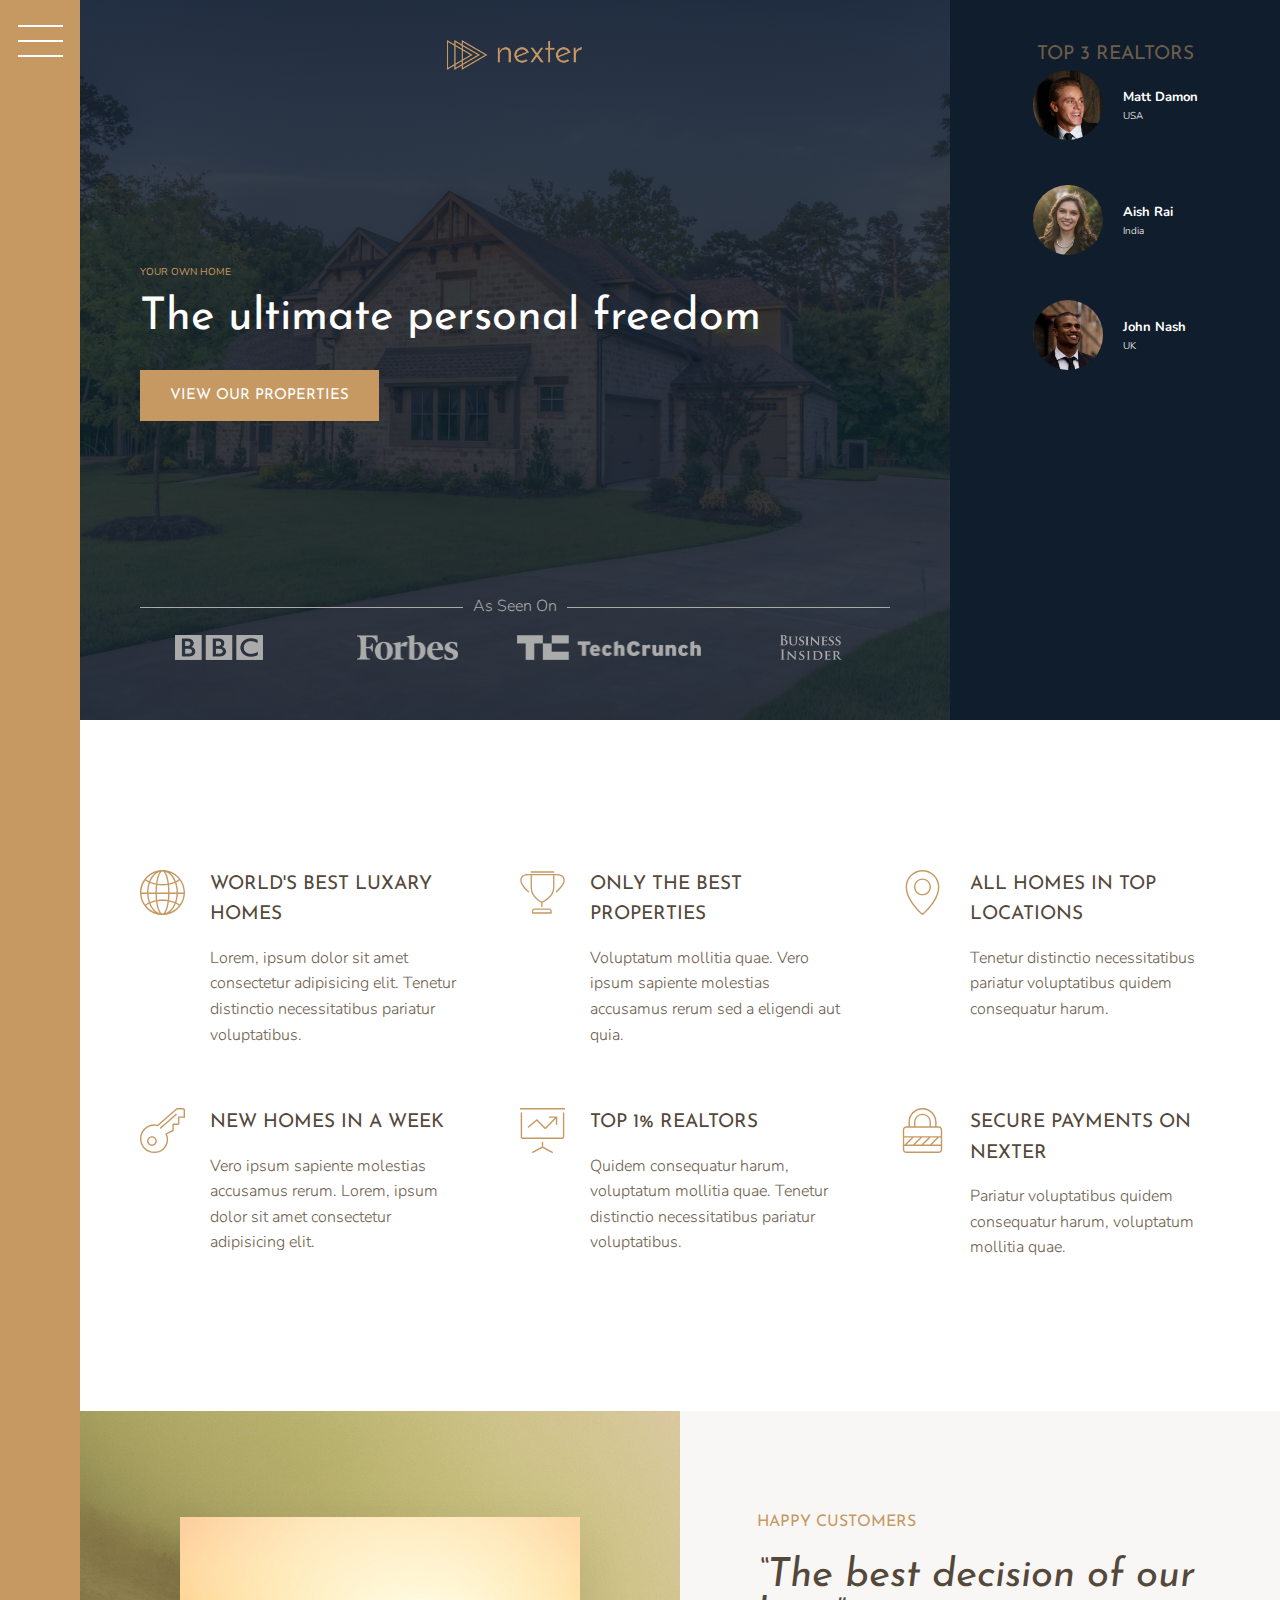
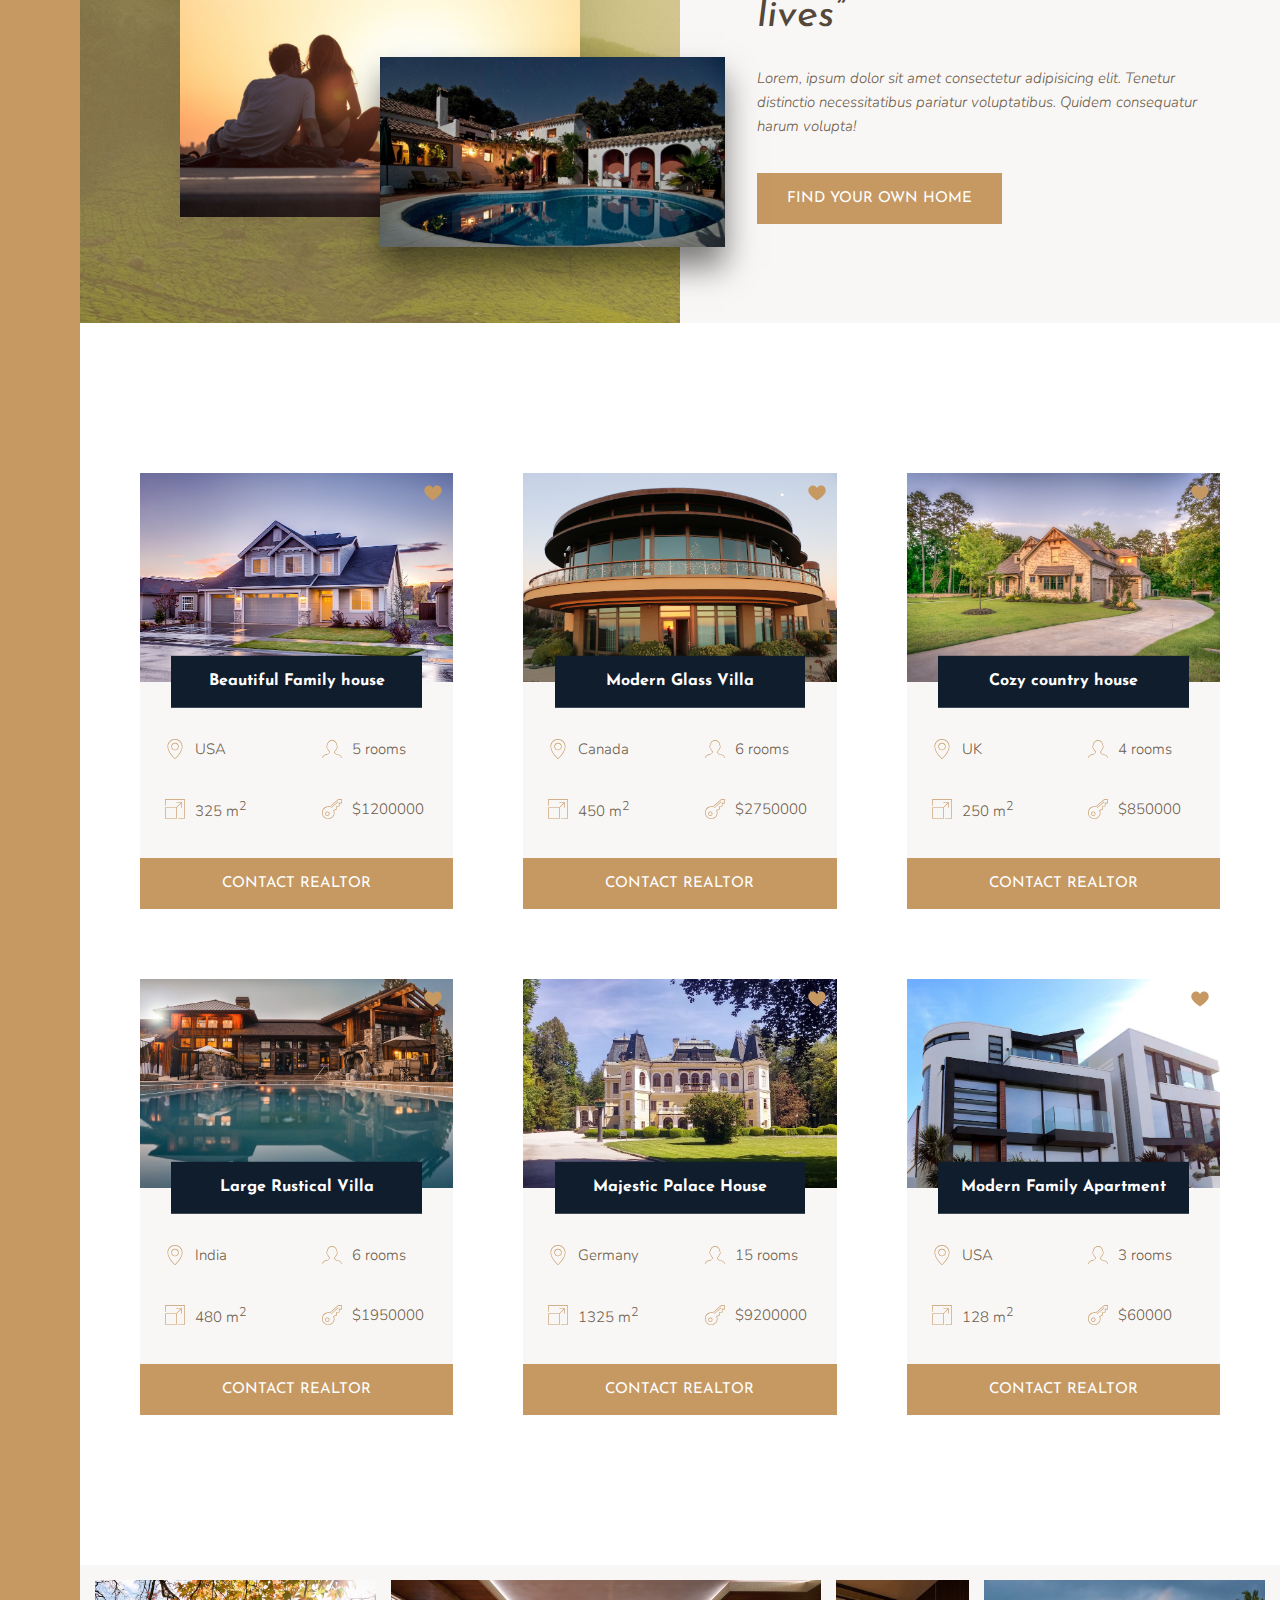
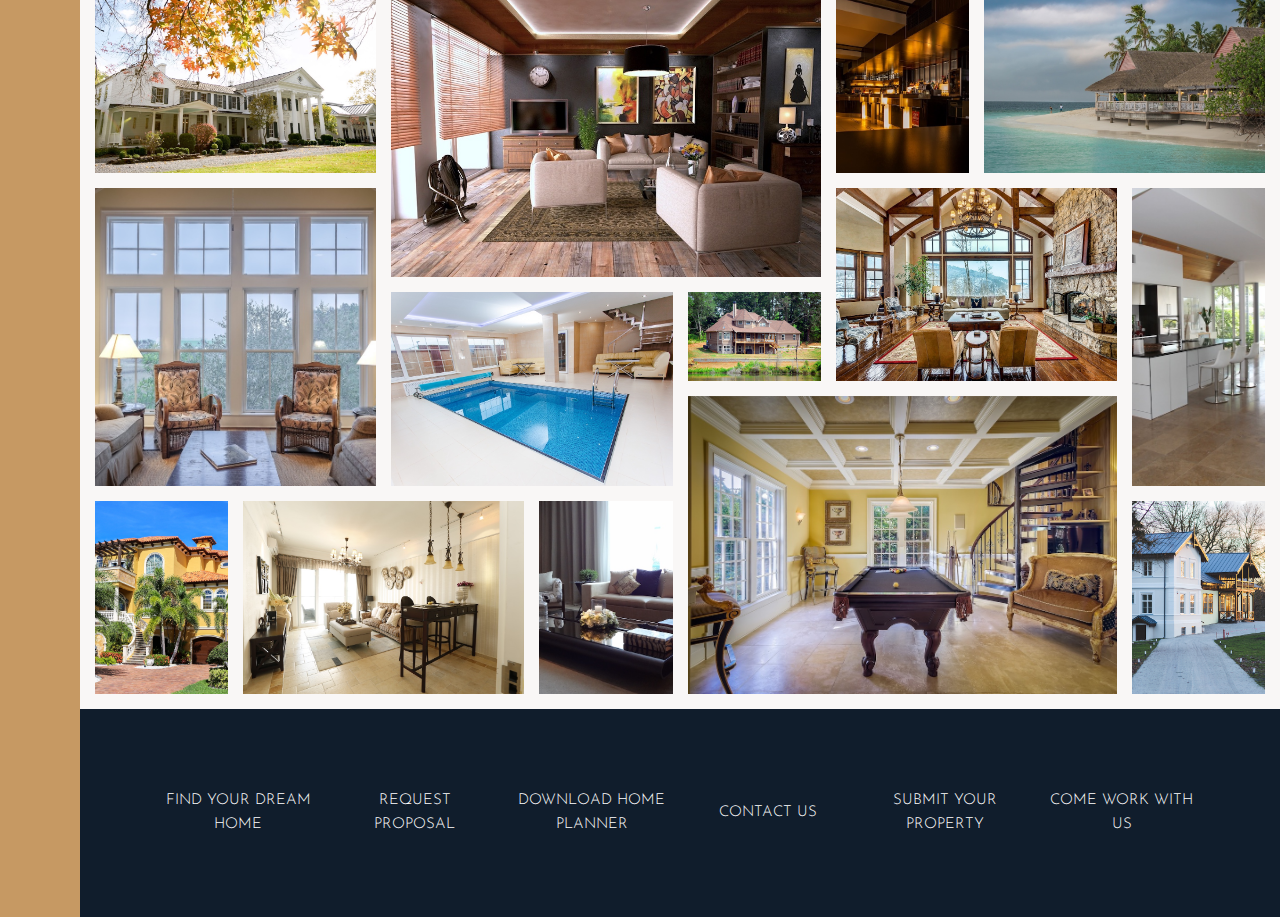
<file: Nexter/index.html>
<!DOCTYPE html>
<html lang="en">
	<head>
		<meta charset="UTF-8" />
		<meta name="viewport" content="width=device-width, initial-scale=1.0" />
		<meta http-equiv="X-UA-Compatible" content="ie=edge" />

		<link href="https://fonts.googleapis.com/css?family=Josefin+Sans:300,400,400i|Nunito:300,300i" rel="stylesheet" />
		<link rel="stylesheet" href="css/main.css" />
		<link rel="shortcut icon" type="image/png" href="img/favicon.png" />

		<title>nexter &mdash; your home, your freedom</title>
	</head>

	<body class="container">
		<div class="sidebar">
			<button class="btn-nav"></button>
		</div>
		<header class="header">
			<img src="img/logo.png" alt="Nexter logo" class="header__logo" />
			<span class="header__intro">Your own home</span>
			<h1 class="heading-1">The ultimate personal freedom</h1>
			<button class="btn header__btn">View our properties</button>
			<div class="header__seen-on-text">As seen on</div>
			<div class="header__seen-on__logos">
				<img src="img/logo-bbc.png" alt="BBC Logo" />
				<img src="img/logo-forbes.png" alt="Forbes Logo" />
				<img src="img/logo-techcrunch.png" alt="Tech-crunch Logo" />
				<img src="img/logo-bi.png" alt="BI Logo" />
			</div>
		</header>
		<div class="realtors">
			<h2 class="heading-2">Top 3 Realtors</h2>
			<div class="realtors__list">
				<img src="img/realtor-1.jpeg" alt="Realtor 1" class="realtors__img" />
				<div class="realtors__details">
					<span class="realtors__name">Matt Damon</span><span class="realtors__area">USA</span>
				</div>
				<img src="img/realtor-2.jpeg" alt="Realtor 2" class="realtors__img" />
				<div class="realtors__details">
					<span class="realtors__name">Aish Rai</span><span class="realtors__area">India</span>
				</div>
				<img src="img/realtor-3.jpeg" alt="Realtor 3" class="realtors__img" />
				<div class="realtors__details">
					<span class="realtors__name">John Nash</span><span class="realtors__area">UK</span>
				</div>
			</div>
		</div>
		<section class="features">
			<div class="feature">
				<svg class="feature__icon">
					<use xlink:href="img/sprite.svg#icon-global"></use>
				</svg>
				<h2 class="heading-2 heading-2--dark">World's best luxary homes</h2>
				<p class="feature__text">
					Lorem, ipsum dolor sit amet consectetur adipisicing elit. Tenetur distinctio necessitatibus pariatur
					voluptatibus.
				</p>
			</div>
			<div class="feature">
				<svg class="feature__icon">
					<use xlink:href="img/sprite.svg#icon-trophy"></use>
				</svg>
				<h2 class="heading-2 heading-2--dark">Only the best properties</h2>
				<p class="feature__text">
					Voluptatum mollitia quae. Vero ipsum sapiente molestias accusamus rerum sed a eligendi aut quia.
				</p>
			</div>
			<div class="feature">
				<svg class="feature__icon">
					<use xlink:href="img/sprite.svg#icon-map-pin"></use>
				</svg>
				<h2 class="heading-2 heading-2--dark">All homes in top locations</h2>
				<p class="feature__text">Tenetur distinctio necessitatibus pariatur voluptatibus quidem consequatur harum.</p>
			</div>
			<div class="feature">
				<svg class="feature__icon">
					<use xlink:href="img/sprite.svg#icon-key"></use>
				</svg>
				<h2 class="heading-2 heading-2--dark">New homes in a week</h2>
				<p class="feature__text">
					Vero ipsum sapiente molestias accusamus rerum. Lorem, ipsum dolor sit amet consectetur adipisicing elit.
				</p>
			</div>
			<div class="feature">
				<svg class="feature__icon">
					<use xlink:href="img/sprite.svg#icon-presentation"></use>
				</svg>
				<h2 class="heading-2 heading-2--dark">Top 1% realtors</h2>
				<p class="feature__text">
					Quidem consequatur harum, voluptatum mollitia quae. Tenetur distinctio necessitatibus pariatur voluptatibus.
				</p>
			</div>
			<div class="feature">
				<svg class="feature__icon">
					<use xlink:href="img/sprite.svg#icon-lock"></use>
				</svg>
				<h2 class="heading-2 heading-2--dark">Secure payments on Nexter</h2>
				<p class="feature__text">Pariatur voluptatibus quidem consequatur harum, voluptatum mollitia quae.</p>
			</div>
		</section>
		<div class="story__pictures">
			<img src="./img/story-1.jpeg" alt="Couple with new home" class="story__img-1" />
			<img src="./img/story-2.jpeg" alt="New home" class="story__img-2" />
		</div>
		<div class="story__content">
			<span class="story__heading mb-sm">Happy customers</span>
			<h3 class="heading-3 heading-3--dark mb-md">&ldquo;The best decision of our lives&rdquo;</h3>
			<p class="story__text">
				Lorem, ipsum dolor sit amet consectetur adipisicing elit. Tenetur distinctio necessitatibus pariatur
				voluptatibus. Quidem consequatur harum volupta!
			</p>
			<button class="btn">Find your own home</button>
		</div>
		<section class="homes">
			<div class="home">
				<img src="./img/house-1.jpeg" alt="house-1" class="home__img" />
				<svg class="home__like">
					<use xlink:href="img/sprite.svg#icon-heart-full"></use>
				</svg>
				<h5 class="home__title">Beautiful Family house</h5>
				<div class="home__location">
					<svg>
						<use xlink:href="img/sprite.svg#icon-map-pin"></use>
					</svg>
					<p>USA</p>
				</div>
				<div class="home__rooms">
					<svg>
						<use xlink:href="img/sprite.svg#icon-profile-male"></use>
					</svg>
					<p>5 rooms</p>
				</div>
				<div class="home__area">
					<svg>
						<use xlink:href="img/sprite.svg#icon-expand"></use>
					</svg>
					<p>325 m<sup>2</sup></p>
				</div>
				<div class="home__price">
					<svg>
						<use xlink:href="img/sprite.svg#icon-key"></use>
					</svg>
					<p>$1200000</p>
				</div>
				<button class="btn home__btn">contact realtor</button>
			</div>
			<div class="home">
				<img src="./img/house-2.jpeg" alt="house-1" class="home__img" />
				<svg class="home__like">
					<use xlink:href="img/sprite.svg#icon-heart-full"></use>
				</svg>
				<h5 class="home__title">Modern Glass Villa</h5>
				<div class="home__location">
					<svg>
						<use xlink:href="img/sprite.svg#icon-map-pin"></use>
					</svg>
					<p>Canada</p>
				</div>
				<div class="home__rooms">
					<svg>
						<use xlink:href="img/sprite.svg#icon-profile-male"></use>
					</svg>
					<p>6 rooms</p>
				</div>
				<div class="home__area">
					<svg>
						<use xlink:href="img/sprite.svg#icon-expand"></use>
					</svg>
					<p>450 m<sup>2</sup></p>
				</div>
				<div class="home__price">
					<svg>
						<use xlink:href="img/sprite.svg#icon-key"></use>
					</svg>
					<p>$2750000</p>
				</div>
				<button class="btn home__btn">contact realtor</button>
			</div>
			<div class="home">
				<img src="./img/house-3.jpeg" alt="house-1" class="home__img" />
				<svg class="home__like">
					<use xlink:href="img/sprite.svg#icon-heart-full"></use>
				</svg>
				<h5 class="home__title">Cozy country house</h5>
				<div class="home__location">
					<svg>
						<use xlink:href="img/sprite.svg#icon-map-pin"></use>
					</svg>
					<p>UK</p>
				</div>
				<div class="home__rooms">
					<svg>
						<use xlink:href="img/sprite.svg#icon-profile-male"></use>
					</svg>
					<p>4 rooms</p>
				</div>
				<div class="home__area">
					<svg>
						<use xlink:href="img/sprite.svg#icon-expand"></use>
					</svg>
					<p>250 m<sup>2</sup></p>
				</div>
				<div class="home__price">
					<svg>
						<use xlink:href="img/sprite.svg#icon-key"></use>
					</svg>
					<p>$850000</p>
				</div>
				<button class="btn home__btn">contact realtor</button>
			</div>
			<div class="home">
				<img src="./img/house-4.jpeg" alt="house-1" class="home__img" />
				<svg class="home__like">
					<use xlink:href="img/sprite.svg#icon-heart-full"></use>
				</svg>
				<h5 class="home__title">Large Rustical Villa</h5>
				<div class="home__location">
					<svg>
						<use xlink:href="img/sprite.svg#icon-map-pin"></use>
					</svg>
					<p>India</p>
				</div>
				<div class="home__rooms">
					<svg>
						<use xlink:href="img/sprite.svg#icon-profile-male"></use>
					</svg>
					<p>6 rooms</p>
				</div>
				<div class="home__area">
					<svg>
						<use xlink:href="img/sprite.svg#icon-expand"></use>
					</svg>
					<p>480 m<sup>2</sup></p>
				</div>
				<div class="home__price">
					<svg>
						<use xlink:href="img/sprite.svg#icon-key"></use>
					</svg>
					<p>$1950000</p>
				</div>
				<button class="btn home__btn">contact realtor</button>
			</div>
			<div class="home">
				<img src="./img/house-5.jpeg" alt="house-1" class="home__img" />
				<svg class="home__like">
					<use xlink:href="img/sprite.svg#icon-heart-full"></use>
				</svg>
				<h5 class="home__title">Majestic Palace House</h5>
				<div class="home__location">
					<svg>
						<use xlink:href="img/sprite.svg#icon-map-pin"></use>
					</svg>
					<p>Germany</p>
				</div>
				<div class="home__rooms">
					<svg>
						<use xlink:href="img/sprite.svg#icon-profile-male"></use>
					</svg>
					<p>15 rooms</p>
				</div>
				<div class="home__area">
					<svg>
						<use xlink:href="img/sprite.svg#icon-expand"></use>
					</svg>
					<p>1325 m<sup>2</sup></p>
				</div>
				<div class="home__price">
					<svg>
						<use xlink:href="img/sprite.svg#icon-key"></use>
					</svg>
					<p>$9200000</p>
				</div>
				<button class="btn home__btn">contact realtor</button>
			</div>
			<div class="home">
				<img src="./img/house-6.jpeg" alt="house-1" class="home__img" />
				<svg class="home__like">
					<use xlink:href="img/sprite.svg#icon-heart-full"></use>
				</svg>
				<h5 class="home__title">Modern Family Apartment</h5>
				<div class="home__location">
					<svg>
						<use xlink:href="img/sprite.svg#icon-map-pin"></use>
					</svg>
					<p>USA</p>
				</div>
				<div class="home__rooms">
					<svg>
						<use xlink:href="img/sprite.svg#icon-profile-male"></use>
					</svg>
					<p>3 rooms</p>
				</div>
				<div class="home__area">
					<svg>
						<use xlink:href="img/sprite.svg#icon-expand"></use>
					</svg>
					<p>128 m<sup>2</sup></p>
				</div>
				<div class="home__price">
					<svg>
						<use xlink:href="img/sprite.svg#icon-key"></use>
					</svg>
					<p>$60000</p>
				</div>
				<button class="btn home__btn">contact realtor</button>
			</div>
		</section>
		<section class="gallery">
			<figure class="gallery__item gallery__item-1">
				<img src="img/gal-1.jpeg" alt="gallery image 1" class="gallery__img" />
			</figure>
			<figure class="gallery__item gallery__item-2">
				<img src="img/gal-2.jpeg" alt="gallery image 2" class="gallery__img" />
			</figure>
			<figure class="gallery__item gallery__item-3">
				<img src="img/gal-3.jpeg" alt="gallery image 3" class="gallery__img" />
			</figure>
			<figure class="gallery__item gallery__item-4">
				<img src="img/gal-4.jpeg" alt="gallery image 4" class="gallery__img" />
			</figure>
			<figure class="gallery__item gallery__item-5">
				<img src="img/gal-5.jpeg" alt="gallery image 5" class="gallery__img" />
			</figure>
			<figure class="gallery__item gallery__item-6">
				<img src="img/gal-6.jpeg" alt="gallery image 6" class="gallery__img" />
			</figure>
			<figure class="gallery__item gallery__item-7">
				<img src="img/gal-7.jpeg" alt="gallery image 7" class="gallery__img" />
			</figure>
			<figure class="gallery__item gallery__item-8">
				<img src="img/gal-8.jpeg" alt="gallery image 8" class="gallery__img" />
			</figure>
			<figure class="gallery__item gallery__item-9">
				<img src="img/gal-9.jpeg" alt="gallery image 9" class="gallery__img" />
			</figure>
			<figure class="gallery__item gallery__item-10">
				<img src="img/gal-10.jpeg" alt="gallery image 10" class="gallery__img" />
			</figure>
			<figure class="gallery__item gallery__item-11">
				<img src="img/gal-11.jpeg" alt="gallery image 11" class="gallery__img" />
			</figure>
			<figure class="gallery__item gallery__item-12">
				<img src="img/gal-12.jpeg" alt="gallery image 12" class="gallery__img" />
			</figure>
			<figure class="gallery__item gallery__item-13">
				<img src="img/gal-13.jpeg" alt="gallery image 13" class="gallery__img" />
			</figure>
			<figure class="gallery__item gallery__item-14">
				<img src="img/gal-14.jpeg" alt="gallery image 14" class="gallery__img" />
			</figure>
		</section>
		<footer class="footer">
			<ul class="nav">
				<li class="nav__item"><a href="#" class="nav__link">Find your dream home</a></li>
				<li class="nav__item"><a href="#" class="nav__link">Request proposal</a></li>
				<li class="nav__item"><a href="#" class="nav__link">Download home planner</a></li>
				<li class="nav__item"><a href="#" class="nav__link">Contact Us</a></li>
				<li class="nav__item"><a href="#" class="nav__link">Submit Your property</a></li>
				<li class="nav__item"><a href="#" class="nav__link">Come work with us</a></li>
			</ul>
		</footer>
	</body>
</html>
</file>
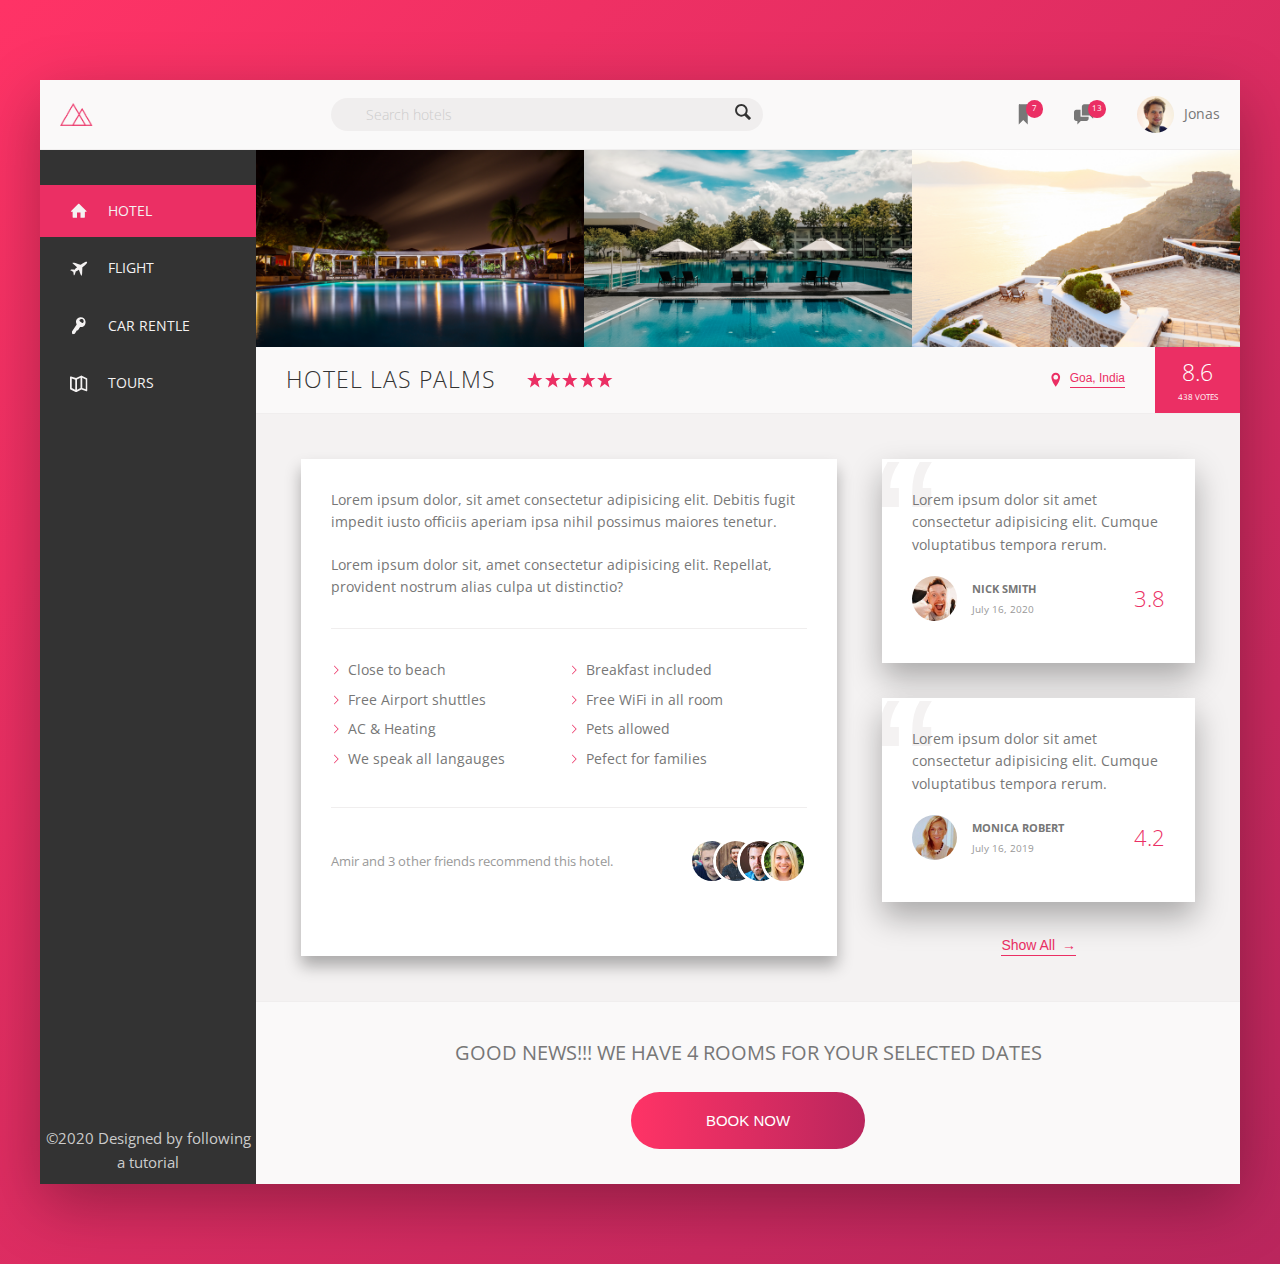
<file: Trillo/index.html>
<!DOCTYPE html>
<html lang="en">

<head>
    <meta charset="UTF-8">
    <meta name="viewport" content="width=device-width, initial-scale=1.0">

    <link href="https://fonts.googleapis.com/css?family=Open+Sans:300,400,600" rel="stylesheet">
    <link rel="stylesheet" href="css/main.css">
    <link rel="shortcut icon" type="image/png" href="img/favicon.png">

    <title>Trillo &mdash; Your all-in-one booking app</title>
</head>

<body>
    <div class="container">
        <header class="header">
            <img src="./img/logo.png" alt="Logo" class="logo">
            <form action="#" class="search">
                <input type="text" class="search__input" placeholder="Search hotels" />
                <button class="search__btn">
                    <svg class="search__icon">
                        <use xlink:href="./img/sprite.svg#icon-magnifying-glass"></use>
                    </svg>
                </button>
            </form>
            <nav class="user-nav">
                <div class="user-nav__icon-box">
                    <svg class="user-nav__icon">
                        <use xlink:href="img/sprite.svg#icon-bookmark"></use>
                    </svg>
                    <span class="user-nav__notification">7</span>
                </div>
                <div class="user-nav__icon-box">
                    <svg class="user-nav__icon">
                        <use xlink:href="img/sprite.svg#icon-chat"></use>
                    </svg>
                    <span class="user-nav__notification">13</span>
                </div>
                <div class="user-nav__user">
                    <img src="./img/user.jpg" alt="User" class="user-nav__photo" />
                    <span class="user-nav__username">Jonas</span>
                </div>
            </nav>
        </header>
        <div class="content">
            <nav class="sidebar">
                <ul class="side-nav">
                    <li class="side-nav__item side-nav__item--active">
                        <a href="#" class="side-nav__link">
                            <svg class="side-nav__icon">
                                <use xlink:href="./img/sprite.svg#icon-home"></use>
                            </svg>
                            <span>Hotel</span>
                        </a>
                    </li>
                    <li class="side-nav__item">
                        <a href="#" class="side-nav__link">
                            <svg class="side-nav__icon">
                                <use xlink:href="./img/sprite.svg#icon-aircraft"></use>
                            </svg>
                            <span>Flight</span>
                        </a>
                    </li>
                    <li class="side-nav__item">
                        <a href="#" class="side-nav__link">
                            <svg class="side-nav__icon">
                                <use xlink:href="./img/sprite.svg#icon-key"></use>
                            </svg>
                            <span>Car Rentle</span>
                        </a>
                    </li>
                    <li class="side-nav__item">
                        <a href="#" class="side-nav__link">
                            <svg class="side-nav__icon">
                                <use xlink:href="./img/sprite.svg#icon-map"></use>
                            </svg>
                            <span>Tours</span>
                        </a>
                    </li>
                </ul>
                <p class="legal">
                    &copy;2020 Designed by following a tutorial
                </p>
            </nav>
            <main class="hotel-view">
                <div class="gallery">
                    <figure class="gallery__item">
                        <img src="./img/hotel-1.jpg" alt="Hotel 1" class="gallery__photo">
                    </figure>
                    <figure class="gallery__item">
                        <img src="./img/hotel-2.jpg" alt="Hotel 2" class="gallery__photo">
                    </figure>
                    <figure class="gallery__item">
                        <img src="./img/hotel-3.jpg" alt="Hotel 3" class="gallery__photo">
                    </figure>
                </div>
                <div class="overview">
                    <div class="overview__title">Hotel Las palms</div>
                    <div class="overview__stars">
                        <svg class="overview__icon-star">
                            <use xlink:href="./img/sprite.svg#icon-star"></use>
                        </svg>
                        <svg class="overview__icon-star">
                            <use xlink:href="./img/sprite.svg#icon-star"></use>
                        </svg>
                        <svg class="overview__icon-star">
                            <use xlink:href="./img/sprite.svg#icon-star"></use>
                        </svg>
                        <svg class="overview__icon-star">
                            <use xlink:href="./img/sprite.svg#icon-star"></use>
                        </svg>
                        <svg class="overview__icon-star">
                            <use xlink:href="./img/sprite.svg#icon-star"></use>
                        </svg>
                    </div>
                    <div class="overview__location">
                        <svg class="overview__icon-location">
                            <use xlink:href="./img/sprite.svg#icon-location-pin"></use>
                        </svg>
                        <button class="btn-inline">Goa, India</button>
                    </div>
                    <div class="overview__rating">
                        <div class="overview__avg-rating">8.6</div>
                        <div class="overview__vote-count">438 Votes</div>
                    </div>
                </div>
                <div class="details">
                    <div class="description">
                        <p class="paragraph">Lorem ipsum dolor, sit amet consectetur adipisicing elit. Debitis fugit
                            impedit iusto officiis aperiam ipsa nihil possimus maiores tenetur.
                        </p>
                        <p class="paragraph">Lorem ipsum dolor sit, amet consectetur adipisicing elit. Repellat,
                            provident nostrum alias culpa ut distinctio?
                        </p>
                        <ul class="list">
                            <li class="list__item">Close to beach</li>
                            <li class="list__item">Breakfast included</li>
                            <li class="list__item">Free Airport shuttles</li>
                            <li class="list__item">Free WiFi in all room</li>
                            <li class="list__item">AC & Heating</li>
                            <li class="list__item">Pets allowed</li>
                            <li class="list__item">We speak all langauges</li>
                            <li class="list__item">Pefect for families</li>
                        </ul>
                        <div class="recommend">
                            <p class="recommend__count">
                                Amir and 3 other friends recommend this hotel.
                            </p>
                            <div class="recommend__friends">
                                <img src="./img/user-3.jpg" alt="User 3" class="recommend__photo">
                                <img src="./img/user-4.jpg" alt="User 4" class="recommend__photo">
                                <img src="./img/user-5.jpg" alt="User 5" class="recommend__photo">
                                <img src="./img/user-6.jpg" alt="User 6" class="recommend__photo">
                            </div>
                        </div>
                    </div>
                    <div class="user-reviews">
                        <figure class="review">
                            <blockquote class="review__text">Lorem ipsum dolor sit amet consectetur adipisicing elit.
                                Cumque voluptatibus tempora rerum.
                            </blockquote>
                            <figcaption class="review__user">
                                <img src="./img/user-1.jpg" alt="User 1" class="review__photo">
                                <div class="review__user-box">
                                    <p class="review__user-name">Nick Smith</p>
                                    <p class="review__user-date">July 16, 2020</p>
                                </div>
                                <div class="review__rating">3.8</div>
                            </figcaption>
                        </figure>

                        <figure class="review">
                            <blockquote class="review__text">Lorem ipsum dolor sit amet consectetur adipisicing elit.
                                Cumque voluptatibus tempora rerum.
                            </blockquote>
                            <figcaption class="review__user">
                                <img src="./img/user-2.jpg" alt="User 2" class="review__photo">
                                <div class="review__user-box">
                                    <p class="review__user-name">Monica Robert</p>
                                    <p class="review__user-date">July 16, 2019</p>
                                </div>
                                <div class="review__rating">4.2</div>
                            </figcaption>
                        </figure>
                        <button class="btn-inline">Show All <span>&rarr;</span></button>
                    </div>
                </div>
                <div class="cta">
                    <h2 class="cta__heading">Good News!!! We have 4 rooms for your selected dates</h2>
                    <button class="btn">
                        <span class="btn__visible">Book Now</span>
                        <span class="btn__invisible">Only 4 rooms left</span>
                    </button>
                </div>
            </main>
        </div>
    </div>
</body>

</html>
</file>
<file: Nexter/css/main.css>
*,
*::after,
*::before {
  margin: 0;
  padding: 0;
  -webkit-box-sizing: inherit;
          box-sizing: inherit;
}

html {
  -webkit-box-sizing: border-box;
          box-sizing: border-box;
  font-size: 62.5%;
}

body {
  font-family: "Nunito", sans-serif;
  color: #6d5d4b;
  font-weight: 300;
  line-height: 1.6;
}

.container {
  display: -ms-grid;
  display: grid;
  -ms-grid-rows: 80vh min-content 40vw (min-content)[3];
      grid-template-rows: 80vh -webkit-min-content 40vw repeat(3, -webkit-min-content);
      grid-template-rows: 80vh min-content 40vw repeat(3, min-content);
  -ms-grid-columns: [sidebar-start] 8rem [sidebar-end full-start] minmax(6rem, 1fr) [center-start] ([col-start] minmax(min-content, 14rem) [col-end])[8] [center-end] minmax(6rem, 1fr) [full-end];
      grid-template-columns: [sidebar-start] 8rem [sidebar-end full-start] minmax(6rem, 1fr) [center-start] repeat(8, [col-start] minmax(-webkit-min-content, 14rem) [col-end]) [center-end] minmax(6rem, 1fr) [full-end];
      grid-template-columns: [sidebar-start] 8rem [sidebar-end full-start] minmax(6rem, 1fr) [center-start] repeat(8, [col-start] minmax(min-content, 14rem) [col-end]) [center-end] minmax(6rem, 1fr) [full-end];
}

.mb-sm {
  margin-bottom: 2rem;
}

.mb-md {
  margin-bottom: 3rem;
}

.mb-lg {
  margin-bottom: 4rem;
}

.mb-hg {
  margin-bottom: 8rem;
}

.heading-1, .heading-2, .heading-3, .heading-4 {
  font-family: "Josefin Sans", sans-serif;
  font-weight: 400;
}

.heading-1 {
  font-size: 4.5rem;
  line-height: 1;
  color: #fff;
}

.heading-2 {
  font-size: 1.9rem;
  text-transform: uppercase;
}

.heading-2--light {
  color: #f9f7f6;
}

.heading-2--dark {
  color: #54483a;
}

.heading-3 {
  font-size: 4rem;
  line-height: 1;
  font-style: italic;
}

.heading-3--light {
  color: #f9f7f6;
}

.heading-3--dark {
  color: #54483a;
}

.btn {
  border: none;
  background-color: #c69963;
  color: #fff;
  font-size: 1.5rem;
  padding: 1.8rem 3rem;
  font-family: "Josefin Sans", sans-serif;
  text-transform: uppercase;
  cursor: pointer;
}

.btn:hover {
  background-color: #b28451;
  -webkit-transition: all 0.2s;
  transition: all 0.2s;
}

.sidebar {
  background-color: #c69963;
  grid-column: sidebar-start/sidebar-end;
  grid-row: 1/-1;
  display: -webkit-box;
  display: -ms-flexbox;
  display: flex;
  -webkit-box-pack: center;
      -ms-flex-pack: center;
          justify-content: center;
}

.btn-nav {
  border: none;
  cursor: pointer;
  background-color: #fff;
  width: 4.5rem;
  height: 0.2rem;
  margin-top: 4rem;
}

.btn-nav::after, .btn-nav::before {
  background-color: #fff;
  width: 4.5rem;
  height: 0.2rem;
  content: '';
  cursor: pointer;
  display: block;
}

.btn-nav::before {
  -webkit-transform: translateY(-1.5rem);
          transform: translateY(-1.5rem);
}

.btn-nav::after {
  -webkit-transform: translateY(1.3rem);
          transform: translateY(1.3rem);
}

.header {
  grid-column: full-start/col-end 6;
  background-image: -webkit-gradient(linear, left top, left bottom, from(rgba(16, 29, 44, 0.85)), to(rgba(16, 29, 44, 0.85))), url(../img/hero.jpeg);
  background-image: linear-gradient(rgba(16, 29, 44, 0.85), rgba(16, 29, 44, 0.85)), url(../img/hero.jpeg);
  background-position: center;
  background-size: cover;
  padding: 6rem;
  padding-top: 4rem;
  display: -ms-grid;
  display: grid;
  -ms-grid-rows: 1fr min-content 6rem 1fr;
      grid-template-rows: 1fr -webkit-min-content 6rem 1fr;
      grid-template-rows: 1fr min-content 6rem 1fr;
  grid-row-gap: 1.5rem;
  -webkit-box-pack: center;
      -ms-flex-pack: center;
          justify-content: center;
}

.header__logo {
  height: 3rem;
  -ms-grid-column-align: center;
      justify-self: center;
}

.header__btn {
  -ms-grid-column-align: start;
      justify-self: start;
  -ms-flex-item-align: start;
      -ms-grid-row-align: start;
      align-self: start;
}

.header__intro {
  color: #c69963;
  text-transform: uppercase;
  font-weight: bolder;
}

.header__seen-on-text {
  display: -ms-grid;
  display: grid;
  font-size: 1.6rem;
  color: #aaa;
  -webkit-box-align: center;
      -ms-flex-align: center;
          align-items: center;
  -webkit-column-gap: 1rem;
          column-gap: 1rem;
  text-transform: capitalize;
  -ms-grid-columns: 1fr max-content 1fr;
      grid-template-columns: 1fr -webkit-max-content 1fr;
      grid-template-columns: 1fr max-content 1fr;
}

.header__seen-on-text::before, .header__seen-on-text::after {
  content: '';
  height: 1px;
  background-color: currentColor;
  display: block;
}

.header__seen-on__logos {
  display: -ms-grid;
  display: grid;
  -ms-grid-columns: (1fr)[4];
      grid-template-columns: repeat(4, 1fr);
  -webkit-column-gap: 3rem;
          column-gap: 3rem;
  justify-items: center;
}

.header__seen-on__logos img {
  height: 2.5rem;
  -webkit-filter: brightness(67%);
          filter: brightness(67%);
}

.realtors {
  background-color: #101d2c;
  grid-column: col-start 7 / full-end;
  padding: 4rem;
  display: -webkit-box;
  display: -ms-flexbox;
  display: flex;
  -webkit-box-orient: vertical;
  -webkit-box-direction: normal;
      -ms-flex-direction: column;
          flex-direction: column;
  -webkit-box-align: center;
      -ms-flex-align: center;
          align-items: center;
}

.realtors__list {
  display: -ms-grid;
  display: grid;
  -ms-grid-columns: min-content max-content;
      grid-template-columns: -webkit-min-content -webkit-max-content;
      grid-template-columns: min-content max-content;
  -ms-flex-line-pack: center;
      align-content: center;
  -webkit-column-gap: 2rem;
          column-gap: 2rem;
  row-gap: 5vh;
}

.realtors__img {
  width: 7rem;
  border-radius: 50%;
  display: block;
}

.realtors__details {
  -ms-flex-item-align: center;
      -ms-grid-row-align: center;
      align-self: center;
  -ms-grid-column-align: start;
      justify-self: start;
}

.realtors__name {
  font-size: 1.3rem;
  font-weight: bold;
}

.realtors__name, .realtors__area {
  color: #fff;
  display: block;
}

.features {
  grid-column: center-start/center-end;
  margin: 15rem 0;
  display: -ms-grid;
  display: grid;
  -ms-grid-columns: (minmax(28rem, 1fr))[auto-fit];
      grid-template-columns: repeat(auto-fit, minmax(28rem, 1fr));
  grid-gap: 6rem;
  -webkit-box-align: start;
      -ms-flex-align: start;
          align-items: start;
}

.feature {
  display: -ms-grid;
  display: grid;
  -ms-grid-columns: min-content 1fr;
      grid-template-columns: -webkit-min-content 1fr;
      grid-template-columns: min-content 1fr;
  row-gap: 1.5rem;
  -webkit-column-gap: 2.5rem;
          column-gap: 2.5rem;
}

.feature__icon {
  fill: #c69963;
  width: 4.5rem;
  height: 4.5rem;
  -ms-grid-row: 1;
  -ms-grid-row-span: 2;
  grid-row: 1 / span 2;
}

.feature__text {
  font-size: 1.6rem;
}

.story__pictures {
  grid-column: full-start/col-end 4;
  background-image: -webkit-gradient(linear, left top, left bottom, from(rgba(198, 153, 99, 0.5)), to(rgba(198, 153, 99, 0.5))), url(../img/back.jpg);
  background-image: linear-gradient(rgba(198, 153, 99, 0.5), rgba(198, 153, 99, 0.5)), url(../img/back.jpg);
  display: -ms-grid;
  display: grid;
  -ms-grid-rows: (1fr)[6];
      grid-template-rows: repeat(6, 1fr);
  -ms-grid-columns: (1fr)[6];
      grid-template-columns: repeat(6, 1fr);
  -webkit-box-align: center;
      -ms-flex-align: center;
          align-items: center;
}

.story__img-1 {
  width: 100%;
  -ms-grid-row: 2;
  -ms-grid-row-span: 4;
  grid-row: 2/6;
  -ms-grid-column: 2;
  -ms-grid-column-span: 4;
  grid-column: 2/6;
  -webkit-box-shadow: 0 2rem 5rem rgba(0, 0, 0, 0.1);
          box-shadow: 0 2rem 5rem rgba(0, 0, 0, 0.1);
}

.story__img-2 {
  width: 115%;
  z-index: 10;
  -ms-grid-row: 4;
  -ms-grid-row-span: 2;
  grid-row: 4/6;
  -ms-grid-column: 4;
  -ms-grid-column-span: 3;
  grid-column: 4/7;
  -webkit-box-shadow: 0 2rem 3rem rgba(0, 0, 0, 0.5);
          box-shadow: 0 2rem 3rem rgba(0, 0, 0, 0.5);
}

.story__content {
  background-color: #f9f7f6;
  grid-column: col-start 5 / full-end;
  padding: 6rem 6vw;
  display: -webkit-box;
  display: -ms-flexbox;
  display: flex;
  -webkit-box-orient: vertical;
  -webkit-box-direction: normal;
      -ms-flex-direction: column;
          flex-direction: column;
  -webkit-box-pack: center;
      -ms-flex-pack: center;
          justify-content: center;
  -webkit-box-align: start;
      -ms-flex-align: start;
          align-items: start;
}

.story__heading {
  text-transform: uppercase;
  font-family: "Josefin Sans", sans-serif;
  color: #c69963;
  display: inline-block;
  font-size: 1.6rem;
  font-weight: bolder;
}

.story__text {
  font-size: 1.5rem;
  font-style: italic;
  margin-bottom: 3.5rem;
}

.homes {
  grid-column: center-start/center-end;
  margin: 15rem 0;
  display: -ms-grid;
  display: grid;
  -ms-grid-columns: (minmax(25rem, 1fr))[auto-fit];
      grid-template-columns: repeat(auto-fit, minmax(25rem, 1fr));
  gap: 7rem;
}

.home {
  display: -ms-grid;
  display: grid;
  background-color: #f9f7f6;
  row-gap: 3.5rem;
  -ms-grid-columns: (1fr)[2];
      grid-template-columns: repeat(2, 1fr);
}

.home__img {
  width: 100%;
  grid-column: 1/-1;
  -ms-grid-row: 1;
  -ms-grid-row-span: 1;
  grid-row: 1/2;
  z-index: 10;
}

.home__like {
  width: 2rem;
  height: 2rem;
  fill: #c69963;
  -ms-grid-row: 1;
  -ms-grid-row-span: 1;
  grid-row: 1/2;
  grid-column: 2/-1;
  -ms-grid-column-align: end;
      justify-self: end;
  margin: 1rem;
  z-index: 20;
}

.home__title {
  width: 80%;
  -ms-grid-column-align: center;
      justify-self: center;
  grid-column: 1/-1;
  font-family: "Josefin Sans", sans-serif;
  font-size: 1.6rem;
  background-color: #101d2c;
  padding: 1.3rem;
  color: #fff;
  text-align: center;
  z-index: 30;
  -ms-grid-row: 1;
  -ms-grid-row-span: 1;
  grid-row: 1/2;
  -ms-flex-item-align: end;
      -ms-grid-row-align: end;
      align-self: end;
  -webkit-transform: translateY(50%);
          transform: translateY(50%);
}

.home__location, .home__rooms {
  margin-top: 2rem;
}

.home__location, .home__rooms, .home__area, .home__price {
  font-size: 1.5rem;
  display: -webkit-box;
  display: -ms-flexbox;
  display: flex;
  -webkit-box-align: center;
      -ms-flex-align: center;
          align-items: center;
  justify-items: center;
  margin-left: 2.5rem;
}

.home__location svg, .home__rooms svg, .home__area svg, .home__price svg {
  fill: #c69963;
  height: 2rem;
  width: 2rem;
  margin-right: 1rem;
}

.home__btn {
  grid-column: 1/-1;
}

.gallery {
  background-color: #f9f7f6;
  grid-column: full-start/full-end;
  display: -ms-grid;
  display: grid;
  -ms-grid-columns: (1fr)[8];
      grid-template-columns: repeat(8, 1fr);
  -ms-grid-rows: (1fr)[7];
      grid-template-rows: repeat(7, 1fr);
  gap: 1.5rem;
  padding: 1.5rem;
}

.gallery__item-1 {
  -ms-grid-row: 1;
  -ms-grid-row-span: 2;
  grid-row: 1/3;
  -ms-grid-column: 1;
  -ms-grid-column-span: 2;
  grid-column: 1/3;
}

.gallery__item-2 {
  -ms-grid-row: 1;
  -ms-grid-row-span: 3;
  grid-row: 1/4;
  -ms-grid-column: 3;
  -ms-grid-column-span: 3;
  grid-column: 3/6;
}

.gallery__item-3 {
  -ms-grid-row: 1;
  -ms-grid-row-span: 2;
  grid-row: 1/3;
  -ms-grid-column: 6;
  -ms-grid-column-span: 1;
  grid-column: 6/7;
}

.gallery__item-4 {
  -ms-grid-row: 1;
  -ms-grid-row-span: 2;
  grid-row: 1/3;
  grid-column: 7/-1;
}

.gallery__item-5 {
  -ms-grid-row: 3;
  -ms-grid-row-span: 3;
  grid-row: 3/6;
  -ms-grid-column: 1;
  -ms-grid-column-span: 2;
  grid-column: 1/3;
}

.gallery__item-6 {
  -ms-grid-row: 4;
  -ms-grid-row-span: 2;
  grid-row: 4/6;
  -ms-grid-column: 3;
  -ms-grid-column-span: 2;
  grid-column: 3/5;
}

.gallery__item-7 {
  -ms-grid-column: 5;
  -ms-grid-column-span: 1;
  grid-column: 5/6;
  -ms-grid-row: 4;
  -ms-grid-row-span: 1;
  grid-row: 4/5;
}

.gallery__item-8 {
  -ms-grid-column: 6;
  -ms-grid-column-span: 2;
  grid-column: 6/8;
  -ms-grid-row: 3;
  -ms-grid-row-span: 2;
  grid-row: 3/5;
}

.gallery__item-9 {
  -ms-grid-column: 8;
  -ms-grid-column-span: 1;
  grid-column: 8/9;
  -ms-grid-row: 3;
  -ms-grid-row-span: 3;
  grid-row: 3/6;
}

.gallery__item-10 {
  -ms-grid-column: 1;
  -ms-grid-column-span: 1;
  grid-column: 1/2;
  -ms-grid-row: 6;
  -ms-grid-row-span: 2;
  grid-row: 6/8;
}

.gallery__item-11 {
  -ms-grid-column: 2;
  -ms-grid-column-span: 2;
  grid-column: 2/4;
  -ms-grid-row: 6;
  -ms-grid-row-span: 2;
  grid-row: 6/8;
}

.gallery__item-12 {
  -ms-grid-column: 4;
  -ms-grid-column-span: 1;
  grid-column: 4/5;
  -ms-grid-row: 6;
  -ms-grid-row-span: 2;
  grid-row: 6/8;
}

.gallery__item-13 {
  -ms-grid-column: 5;
  -ms-grid-column-span: 3;
  grid-column: 5/8;
  -ms-grid-row: 5;
  -ms-grid-row-span: 3;
  grid-row: 5/8;
}

.gallery__item-14 {
  -ms-grid-column: 8;
  -ms-grid-column-span: 1;
  grid-column: 8/9;
  -ms-grid-row: 6;
  -ms-grid-row-span: 2;
  grid-row: 6/8;
}

.gallery__img {
  -o-object-fit: cover;
     object-fit: cover;
  height: 100%;
  width: 100%;
  display: block;
}

.footer {
  background-color: #101d2c;
  grid-column: full-start/full-end;
  padding: 8rem;
}

.nav {
  list-style: none;
  display: -ms-grid;
  display: grid;
  -ms-grid-columns: (minmax(14rem, 1fr))[auto-fit];
      grid-template-columns: repeat(auto-fit, minmax(14rem, 1fr));
  -webkit-box-align: center;
      -ms-flex-align: center;
          align-items: center;
  gap: 2rem;
}

.nav__link:link, .nav__link:visited {
  text-decoration: none;
  font-family: "Josefin Sans", sans-serif;
  font-size: 1.5rem;
  color: #fff;
  text-transform: uppercase;
  display: block;
  text-align: center;
  -webkit-transition: all 0.2s;
  transition: all 0.2s;
}

.nav__link:hover, .nav__link:active {
  background-color: rgba(255, 255, 255, 0.05);
  -webkit-transform: translateY(-2px);
          transform: translateY(-2px);
}
</file>
<file: Trillo/css/main.css>
:root {
  --color-primary: #eb2f64;
  --color-primary-light: #ff3366;
  --color-primary-dark: #ba265d;
  --color-grey-light-1: #faf9f9;
  --color-grey-light-2: #f4f2f2;
  --color-grey-light-3: #f0eeee;
  --color-grey-light-4: #ccc;
  --color-grey-dark-1: #333;
  --color-grey-dark-2: #777;
  --color-grey-dark-3: #999;
  --line: 1px solid var(--color-grey-light-3);
  --dark-shadow: 0 2rem 6rem rgba(0, 0, 0, 0.3);
}

* {
  margin: 0;
  padding: 0;
}

*,
::before,
::after {
  -webkit-box-sizing: inherit;
          box-sizing: inherit;
}

html {
  -webkit-box-sizing: border-box;
          box-sizing: border-box;
  font-size: 62.5%;
}

@media only screen and (max-width: 68.75em) {
  html {
    font-size: 50%;
  }
}

body {
  font-family: 'Open Sans', sans-serif;
  font-weight: 400;
  line-height: 1.6;
  background-image: -webkit-gradient(linear, left top, right bottom, from(var(--color-primary-light)), to(var(--color-primary-dark)));
  background-image: linear-gradient(to right bottom, var(--color-primary-light), var(--color-primary-dark));
  background-size: cover;
  background-repeat: no-repeat;
  color: var(--color-grey-dark-2);
  min-height: 100vh;
}

.logo {
  width: 3.25rem;
  margin-left: 2rem;
  display: block;
}

.search {
  display: -webkit-box;
  display: -ms-flexbox;
  display: flex;
  -webkit-box-flex: 0;
      -ms-flex: 0 0 40%;
          flex: 0 0 40%;
  -webkit-box-align: center;
      -ms-flex-align: center;
          align-items: center;
  -webkit-box-pack: center;
      -ms-flex-pack: center;
          justify-content: center;
}

@media only screen and (max-width: 31.25em) {
  .search {
    -webkit-box-ordinal-group: 2;
        -ms-flex-order: 1;
            order: 1;
    -webkit-box-flex: 0;
        -ms-flex: 0 0 100%;
            flex: 0 0 100%;
  }
}

.search__input {
  border: none;
  font-family: inherit;
  font-size: inherit;
  color: inherit;
  width: 90%;
  padding: 0.7rem 3.5rem;
  border-radius: 200px;
  -webkit-transition: all 0.3s;
  transition: all 0.3s;
  background-color: var(--color-grey-light-3);
  margin-right: -3rem;
}

.search__input:focus {
  outline: none;
  width: 100%;
  background-color: var(--color-grey-light-3);
}

.search__input::-webkit-input-placeholder {
  font-weight: 100;
  color: var(--color-grey-light-4);
}

.search__input:-ms-input-placeholder {
  font-weight: 100;
  color: var(--color-grey-light-4);
}

.search__input::-ms-input-placeholder {
  font-weight: 100;
  color: var(--color-grey-light-4);
}

.search__input::placeholder {
  font-weight: 100;
  color: var(--color-grey-light-4);
}

.search__input:focus + .search__btn {
  background-color: var(--color-grey-light-3);
}

.search__btn {
  border: none;
  background-color: var(--color-grey-light-3);
  font-size: 1.7rem;
}

.search__btn:focus {
  outline: none;
}

.search__btn:hover {
  cursor: pointer;
}

.search__btn:active {
  -webkit-transform: translateY(2px);
          transform: translateY(2px);
}

.search__icon {
  width: 2rem;
  height: 2rem;
  fill: var(--color-grey-dark-1);
}

.user-nav {
  display: -webkit-box;
  display: -ms-flexbox;
  display: flex;
  -ms-flex-item-align: stretch;
      align-self: stretch;
}

.user-nav > * {
  padding: 0 2rem;
  cursor: pointer;
  display: -webkit-box;
  display: -ms-flexbox;
  display: flex;
  -webkit-box-align: center;
      -ms-flex-align: center;
          align-items: center;
}

.user-nav > *:hover {
  background-color: var(--color-grey-light-2);
}

.user-nav__icon-box {
  position: relative;
}

.user-nav__icon {
  width: 2.25rem;
  height: 2.25rem;
  fill: var(--color-grey-dark-2);
}

.user-nav__notification {
  font-size: 0.8rem;
  height: 1.75rem;
  width: 1.75rem;
  border-radius: 50%;
  background-color: var(--color-primary);
  color: #fff;
  position: absolute;
  right: 1.1rem;
  top: 2rem;
  display: -webkit-box;
  display: -ms-flexbox;
  display: flex;
  -webkit-box-align: center;
      -ms-flex-align: center;
          align-items: center;
  -webkit-box-pack: center;
      -ms-flex-pack: center;
          justify-content: center;
}

.user-nav__photo {
  margin-right: 1rem;
  width: 3.75rem;
  border-radius: 50%;
}

.side-nav {
  list-style: none;
  font-size: 1.4rem;
  margin-top: 3.5rem;
}

@media only screen and (max-width: 56.25em) {
  .side-nav {
    display: -webkit-box;
    display: -ms-flexbox;
    display: flex;
    margin: 0;
  }
}

.side-nav__item {
  position: relative;
}

.side-nav__item:not(:last-child) {
  margin-bottom: 0.5rem;
}

@media only screen and (max-width: 56.25em) {
  .side-nav__item:not(:last-child) {
    margin-bottom: 0;
  }
}

@media only screen and (max-width: 56.25em) {
  .side-nav__item {
    -webkit-box-flex: 1;
        -ms-flex: 1;
            flex: 1;
  }
}

.side-nav__item::before {
  content: '';
  position: absolute;
  width: 3px;
  height: 100%;
  top: 0;
  left: 0;
  background-color: var(--color-primary);
  -webkit-transform: scaleY(0);
          transform: scaleY(0);
  -webkit-transition: width 0.4s cubic-bezier(0.34, 1.56, 0.64, 1) 0.2s, background-color 0.1s, -webkit-transform 0.2s;
  transition: width 0.4s cubic-bezier(0.34, 1.56, 0.64, 1) 0.2s, background-color 0.1s, -webkit-transform 0.2s;
  transition: transform 0.2s, width 0.4s cubic-bezier(0.34, 1.56, 0.64, 1) 0.2s, background-color 0.1s;
  transition: transform 0.2s, width 0.4s cubic-bezier(0.34, 1.56, 0.64, 1) 0.2s, background-color 0.1s, -webkit-transform 0.2s;
}

.side-nav__item:hover::before, .side-nav__item--active::before {
  -webkit-transform: scaleY(1);
          transform: scaleY(1);
  width: 100%;
}

.side-nav__item:active::before {
  background-color: var(--color-primary-light);
}

.side-nav__link:link, .side-nav__link:visited {
  text-decoration: none;
  text-transform: uppercase;
  color: var(--color-grey-light-2);
  display: block;
  padding: 1.5rem 3rem;
  display: -webkit-box;
  display: -ms-flexbox;
  display: flex;
  -webkit-box-align: center;
      -ms-flex-align: center;
          align-items: center;
  position: relative;
  z-index: 100;
}

@media only screen and (max-width: 56.25em) {
  .side-nav__link:link, .side-nav__link:visited {
    -webkit-box-pack: center;
        -ms-flex-pack: center;
            justify-content: center;
    padding: 2rem 3rem;
  }
}

@media only screen and (max-width: 37.5em) {
  .side-nav__link:link, .side-nav__link:visited {
    -webkit-box-orient: vertical;
    -webkit-box-direction: normal;
        -ms-flex-direction: column;
            flex-direction: column;
    padding: 1.5rem 0.5rem;
  }
}

.side-nav__icon {
  width: 1.75rem;
  height: 1.75rem;
  fill: currentColor;
  margin-right: 2rem;
}

@media only screen and (max-width: 37.5em) {
  .side-nav__icon {
    margin-right: 0rem;
    margin-bottom: 0.5rem;
  }
}

.legal {
  font-size: 1.5rem;
  text-align: center;
  margin-bottom: 1rem;
  color: var(--color-grey-light-4);
}

@media only screen and (max-width: 56.25em) {
  .legal {
    display: none;
  }
}

.gallery {
  display: -webkit-box;
  display: -ms-flexbox;
  display: flex;
}

.gallery__photo {
  width: 100%;
  display: block;
}

.overview {
  display: -webkit-box;
  display: -ms-flexbox;
  display: flex;
  -webkit-box-align: center;
      -ms-flex-align: center;
          align-items: center;
  border-bottom: var(--line);
}

.overview__title {
  font-size: 2.25rem;
  font-weight: 300;
  letter-spacing: 1px;
  text-transform: uppercase;
  padding: 1.5rem 3rem;
  color: var(--color-grey-dark-1);
}

@media only screen and (max-width: 37.5em) {
  .overview__title {
    font-size: 1.8rem;
    padding: 1.25rem 2rem;
  }
}

.overview__stars {
  margin-right: auto;
  display: -webkit-box;
  display: -ms-flexbox;
  display: flex;
  -webkit-box-align: center;
      -ms-flex-align: center;
          align-items: center;
}

.overview__icon-star, .overview__icon-location {
  width: 1.75rem;
  height: 1.75rem;
  fill: var(--color-primary);
}

.overview__location {
  font-size: 1.2rem;
  display: -webkit-box;
  display: -ms-flexbox;
  display: flex;
  -webkit-box-align: center;
      -ms-flex-align: center;
          align-items: center;
}

.overview__icon-location {
  margin-right: 0.5rem;
}

.overview__rating {
  display: -webkit-box;
  display: -ms-flexbox;
  display: flex;
  -ms-flex-item-align: stretch;
      align-self: stretch;
  color: #fff;
  -webkit-box-orient: vertical;
  -webkit-box-direction: normal;
      -ms-flex-direction: column;
          flex-direction: column;
  -webkit-box-pack: center;
      -ms-flex-pack: center;
          justify-content: center;
  -webkit-box-align: center;
      -ms-flex-align: center;
          align-items: center;
  margin-left: 3rem;
  padding: 0 2.25rem;
  background-color: var(--color-primary);
}

@media only screen and (max-width: 37.5em) {
  .overview__rating {
    padding: 0 1.5rem;
  }
}

.overview__avg-rating {
  font-size: 2.25rem;
  font-weight: 300;
}

@media only screen and (max-width: 37.5em) {
  .overview__avg-rating {
    font-size: 1.8rem;
  }
}

.overview__vote-count {
  font-size: 0.8rem;
  text-transform: uppercase;
}

@media only screen and (max-width: 37.5em) {
  .overview__vote-count {
    font-size: 0.5rem;
  }
}

.btn-inline {
  border: none;
  color: var(--color-primary);
  font-size: inherit;
  border-bottom: 1px solid currentColor;
  padding-bottom: 2px;
  background-color: transparent;
  cursor: pointer;
  -webkit-transition: all 0.2s;
  transition: all 0.2s;
}

.btn-inline span {
  margin-left: 3px;
  -webkit-transition: margin-left 0.2s;
  transition: margin-left 0.2s;
}

.btn-inline:hover {
  color: var(--color-grey-dark-1);
}

.btn-inline:hover span {
  margin-left: 8px;
}

.btn-inline:focus {
  outline: none;
  -webkit-animation: pulsate 1s infinite;
          animation: pulsate 1s infinite;
}

@-webkit-keyframes pulsate {
  0% {
    -webkit-transform: scale(1);
            transform: scale(1);
    -webkit-box-shadow: none;
            box-shadow: none;
  }
  50% {
    -webkit-transform: scale(1.1);
            transform: scale(1.1);
    -webkit-box-shadow: 0 1rem 4rem rgba(0, 0, 0, 0.25);
            box-shadow: 0 1rem 4rem rgba(0, 0, 0, 0.25);
  }
  100% {
    -webkit-transform: scale(1);
            transform: scale(1);
    -webkit-box-shadow: none;
            box-shadow: none;
  }
}

@keyframes pulsate {
  0% {
    -webkit-transform: scale(1);
            transform: scale(1);
    -webkit-box-shadow: none;
            box-shadow: none;
  }
  50% {
    -webkit-transform: scale(1.1);
            transform: scale(1.1);
    -webkit-box-shadow: 0 1rem 4rem rgba(0, 0, 0, 0.25);
            box-shadow: 0 1rem 4rem rgba(0, 0, 0, 0.25);
  }
  100% {
    -webkit-transform: scale(1);
            transform: scale(1);
    -webkit-box-shadow: none;
            box-shadow: none;
  }
}

.paragraph:not(:last-of-type) {
  margin-bottom: 2rem;
}

.list {
  list-style: none;
  margin: 3rem 0;
  padding: 3rem 0;
  border-top: var(--line);
  border-bottom: var(--line);
  display: -webkit-box;
  display: -ms-flexbox;
  display: flex;
  -ms-flex-wrap: wrap;
      flex-wrap: wrap;
}

.list__item {
  width: 50%;
  margin-bottom: 0.7rem;
}

.list__item::before {
  content: '';
  display: inline-block;
  width: 1rem;
  height: 1rem;
  margin-right: 0.7rem;
  background-image: url(../img/chevron-thin-right.svg);
  background-size: cover;
}

@supports (--webkit-mask-image: url()) or ((-webkit-mask-image: url()) or (mask-image: url())) {
  .list__item::before {
    background-color: var(--color-primary);
    -webkit-mask-image: url(../img/chevron-thin-right.svg);
            mask-image: url(../img/chevron-thin-right.svg);
    -webkit-mask-size: cover;
            mask-size: cover;
    background-image: none;
  }
}

.recommend {
  font-size: 1.3rem;
  color: var(--color-grey-dark-3);
  display: -webkit-box;
  display: -ms-flexbox;
  display: flex;
  -webkit-box-align: center;
      -ms-flex-align: center;
          align-items: center;
}

.recommend__count {
  margin-right: auto;
}

.recommend__friends {
  display: -webkit-box;
  display: -ms-flexbox;
  display: flex;
}

.recommend__photo {
  -webkit-box-sizing: content-box;
          box-sizing: content-box;
  width: 4rem;
  height: 4rem;
  border-radius: 50%;
  border: 3px solid #fff;
}

.recommend__photo:not(:last-child) {
  margin-right: -2.2rem;
}

.review {
  overflow: hidden;
  position: relative;
  margin-bottom: 3.5rem;
  background-color: #fff;
  -webkit-box-shadow: 0 1.5rem 3rem rgba(0, 0, 0, 0.3);
          box-shadow: 0 1.5rem 3rem rgba(0, 0, 0, 0.3);
  padding: 3rem;
}

@media only screen and (max-width: 56.25em) {
  .review {
    margin-bottom: 2rem;
    padding: 2rem;
  }
}

.review__text {
  margin-bottom: 2rem;
  z-index: 20;
  position: relative;
}

.review__user {
  margin: 1.2rem 0;
  display: -webkit-box;
  display: -ms-flexbox;
  display: flex;
  -webkit-box-align: center;
      -ms-flex-align: center;
          align-items: center;
}

.review__photo {
  width: 4.5rem;
  height: 4.5rem;
  border-radius: 50%;
  margin-right: 1.5rem;
}

.review__user-box {
  margin-right: auto;
}

.review__user-name {
  font-size: 1.1rem;
  font-weight: 700;
  text-transform: uppercase;
  margin-bottom: 0.3rem;
}

.review__user-date {
  font-size: 1rem;
  color: var(--color-grey-dark-3);
}

.review__rating {
  color: var(--color-primary);
  font-size: 2.2rem;
  font-weight: 300;
}

.review::before {
  content: '\201C';
  font-size: 20rem;
  position: absolute;
  color: var(--color-grey-light-2);
  font-family: sans-serif;
  line-height: 1;
  top: -2.75rem;
  left: -1rem;
}

.cta {
  padding: 3.5rem 0;
  text-align: center;
}

@media only screen and (max-width: 56.25em) {
  .cta {
    padding: 2.5rem 0;
  }
}

.cta__heading {
  font-size: 2rem;
  font-weight: 400;
  text-transform: uppercase;
  margin-bottom: 2.3rem;
}

.btn {
  cursor: pointer;
  border: none;
  font-size: 1.5rem;
  font-weight: 300;
  text-transform: uppercase;
  border-radius: 200px;
  color: #fff;
  background-image: -webkit-gradient(linear, left top, right top, from(var(--color-primary-light)), to(var(--color-primary-dark)));
  background-image: linear-gradient(to right, var(--color-primary-light), var(--color-primary-dark));
  position: relative;
  overflow: hidden;
}

.btn__visible {
  display: inline-block;
  padding: 2rem 7.5rem;
  height: 100%;
  width: 100%;
  -webkit-transition: all 0.2s;
  transition: all 0.2s;
}

.btn__invisible {
  -webkit-transition: all 0.2s;
  transition: all 0.2s;
  position: absolute;
  top: -100%;
  left: 0;
  padding: 2rem 0;
  height: 100%;
  width: 100%;
}

.btn:focus {
  outline: none;
}

.btn:hover {
  -webkit-animation: pulsate 1s infinite;
          animation: pulsate 1s infinite;
  background-image: -webkit-gradient(linear, right top, left top, from(var(--color-primary-light)), to(var(--color-primary-dark)));
  background-image: linear-gradient(to left, var(--color-primary-light), var(--color-primary-dark));
}

.btn:hover .btn__invisible {
  display: inline-block;
  top: 0;
}

.btn:hover .btn__visible {
  -webkit-transform: translateY(100%);
          transform: translateY(100%);
}

.btn:active {
  -webkit-animation: none;
          animation: none;
}

.container {
  max-width: 120rem;
  margin: 8rem auto;
  background-color: var(--color-grey-light-1);
  -webkit-box-shadow: var(--dark-shadow);
          box-shadow: var(--dark-shadow);
}

@media only screen and (max-width: 75em) {
  .container {
    margin: 0;
    max-width: 100%;
    width: 100%;
  }
}

.header {
  font-size: 1.4rem;
  min-height: 7rem;
  border-bottom: var(--line);
  display: -webkit-box;
  display: -ms-flexbox;
  display: flex;
  -webkit-box-pack: justify;
      -ms-flex-pack: justify;
          justify-content: space-between;
  -webkit-box-align: center;
      -ms-flex-align: center;
          align-items: center;
}

@media only screen and (max-width: 31.25em) {
  .header {
    -ms-flex-wrap: wrap;
        flex-wrap: wrap;
    height: 11rem;
    -ms-flex-line-pack: distribute;
        align-content: space-around;
  }
}

.content {
  display: -webkit-box;
  display: -ms-flexbox;
  display: flex;
}

@media only screen and (max-width: 56.25em) {
  .content {
    -webkit-box-orient: vertical;
    -webkit-box-direction: normal;
        -ms-flex-direction: column;
            flex-direction: column;
  }
}

.sidebar {
  -webkit-box-flex: 0;
      -ms-flex: 0 0 18%;
          flex: 0 0 18%;
  background-color: var(--color-grey-dark-1);
  display: -webkit-box;
  display: -ms-flexbox;
  display: flex;
  -webkit-box-orient: vertical;
  -webkit-box-direction: normal;
      -ms-flex-direction: column;
          flex-direction: column;
  -webkit-box-pack: justify;
      -ms-flex-pack: justify;
          justify-content: space-between;
}

.hotel-view {
  -webkit-box-flex: 1;
      -ms-flex: 1;
          flex: 1;
}

.details {
  font-size: 1.4rem;
  display: -webkit-box;
  display: -ms-flexbox;
  display: flex;
  padding: 4.5rem;
  background-color: var(--color-grey-light-2);
  border-bottom: var(--line);
}

@media only screen and (max-width: 56.25em) {
  .details {
    padding: 3rem;
  }
}

@media only screen and (max-width: 37.5em) {
  .details {
    -webkit-box-orient: vertical;
    -webkit-box-direction: normal;
        -ms-flex-direction: column;
            flex-direction: column;
  }
}

.description {
  background-color: #fff;
  -webkit-box-shadow: 0 1rem 1.5rem rgba(0, 0, 0, 0.3);
          box-shadow: 0 1rem 1.5rem rgba(0, 0, 0, 0.3);
  padding: 3rem;
  -webkit-box-flex: 0;
      -ms-flex: 0 0 60%;
          flex: 0 0 60%;
  margin-right: 4.5rem;
}

@media only screen and (max-width: 56.25em) {
  .description {
    margin-right: 3rem;
    padding: 2rem;
  }
}

@media only screen and (max-width: 37.5em) {
  .description {
    margin-right: 0;
    margin-bottom: 3rem;
  }
}

.user-reviews {
  -webkit-box-flex: 1;
      -ms-flex: 1;
          flex: 1;
  display: -webkit-box;
  display: -ms-flexbox;
  display: flex;
  -webkit-box-orient: vertical;
  -webkit-box-direction: normal;
      -ms-flex-direction: column;
          flex-direction: column;
  -webkit-box-align: center;
      -ms-flex-align: center;
          align-items: center;
}
</file>
